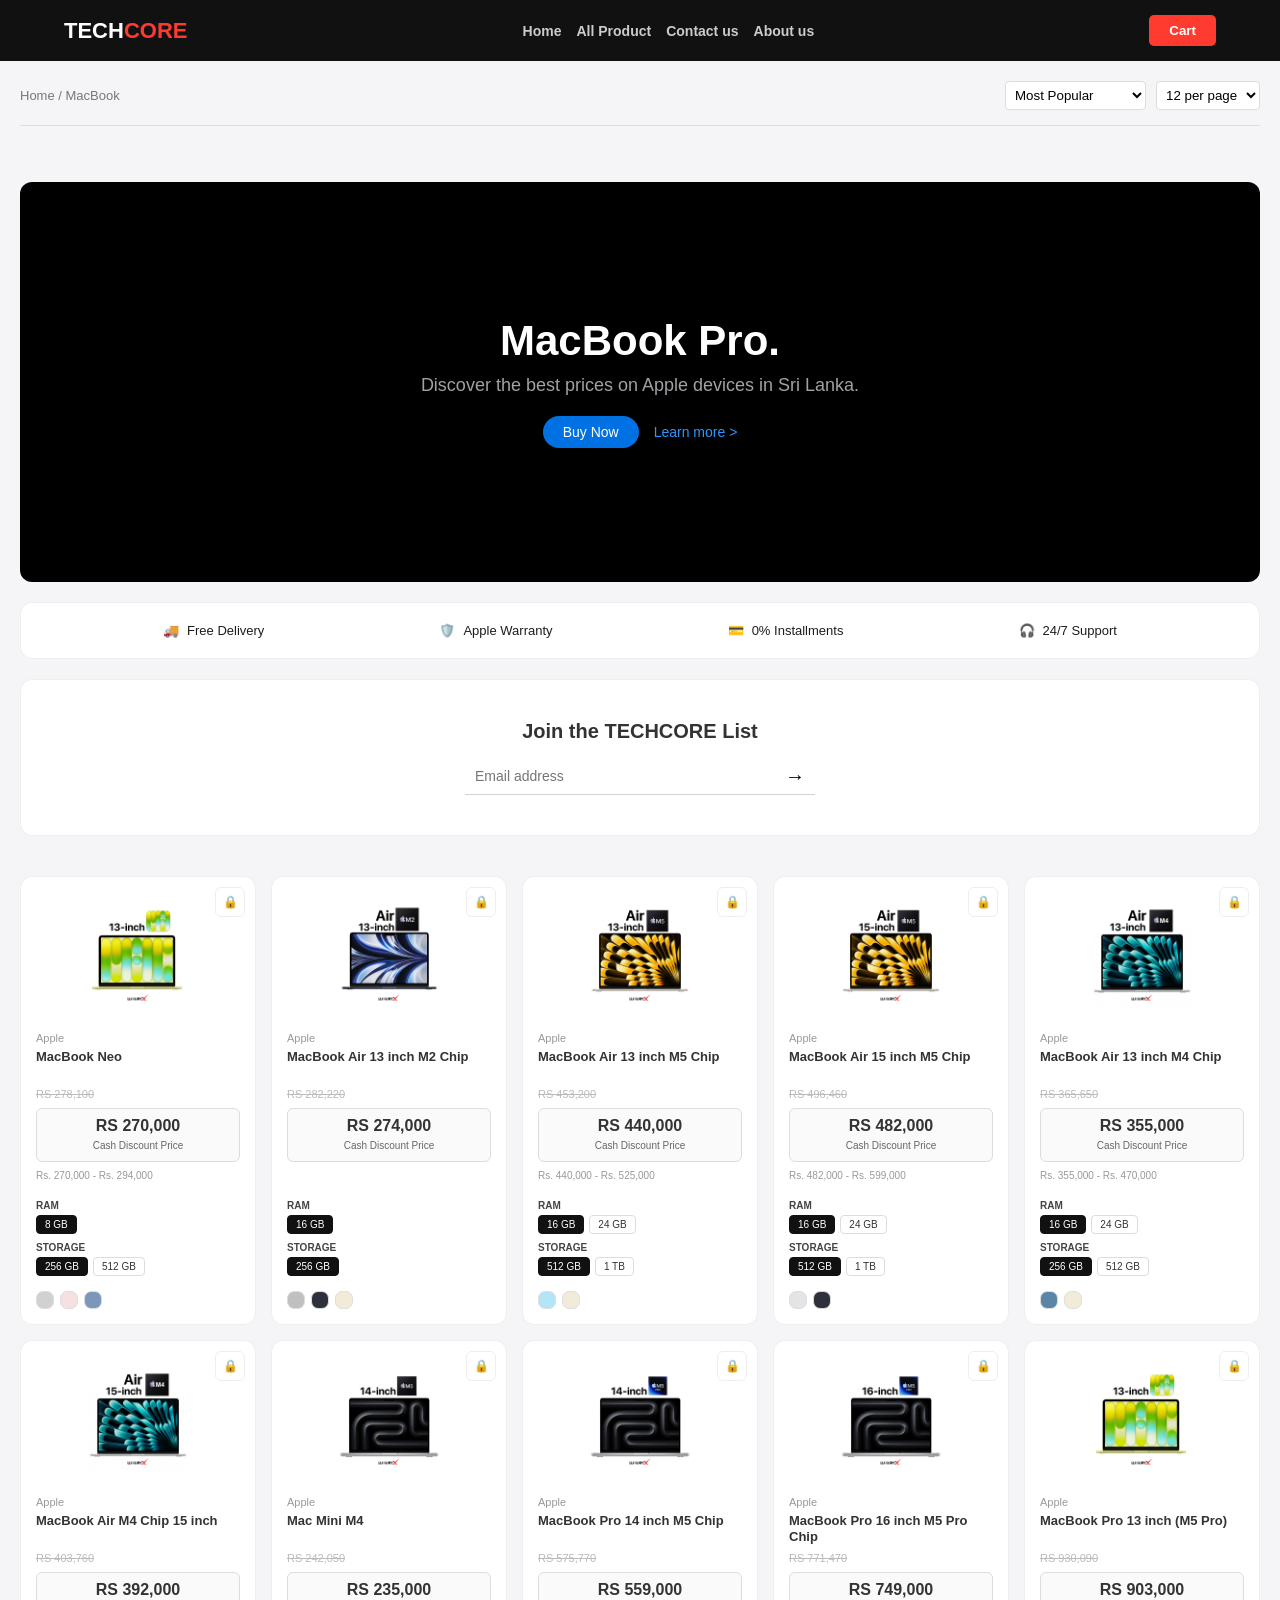
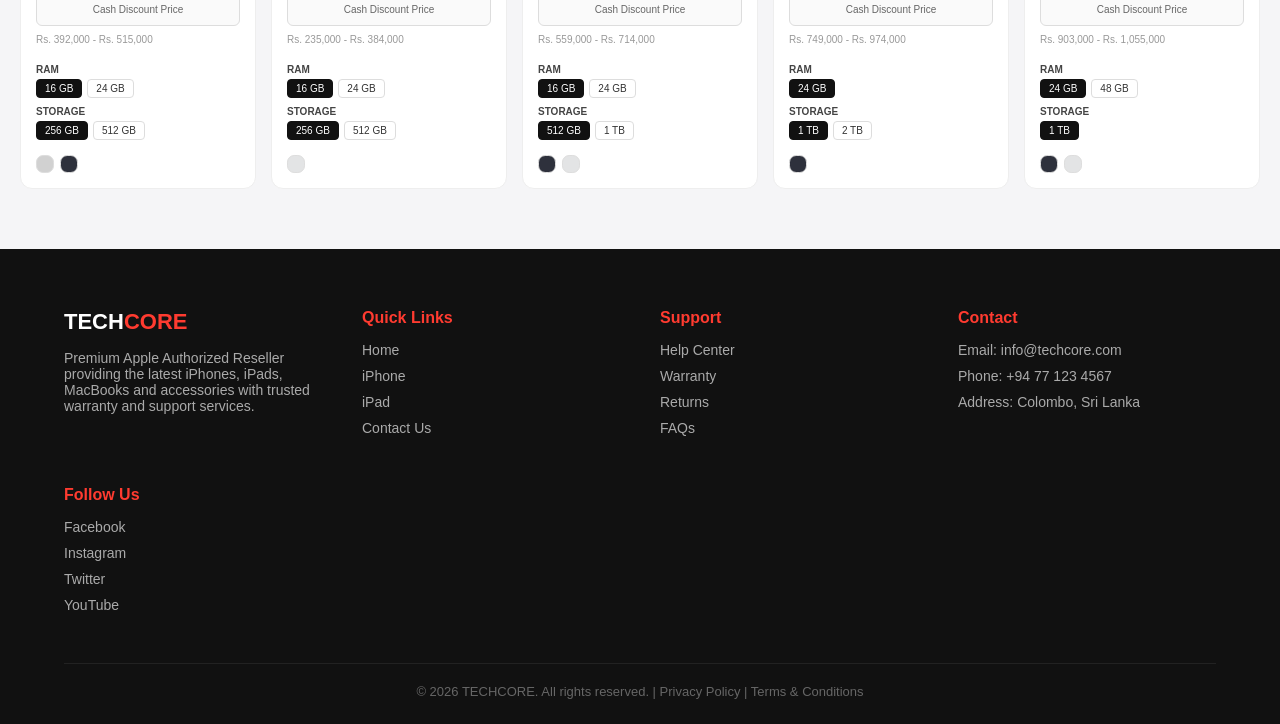
<file: index.html>
<!DOCTYPE html>
<html lang="en">
<head>
    <meta charset="UTF-8">
    <meta name="viewport" content="width=device-width, initial-scale=1.0">
    <title>TECHCORE | MacBook Collection</title>
    <link rel="stylesheet" href="./style/style.css">
</head>
<body>

<nav class="navbar">
    <div class="logo">TECH<span>CORE</span></div>
    <div class="nav-links">
        <a href="index.html"><b>Home</b></a>
        <a href="all-product.html"><b>All Product</b></a>
        <a href="contact.html"><b>Contact us</b></a>
        <a href="About.html"><b>About us</b></a>
    </div>
    <button class="cart-btn"><b>Cart</b></button>
</nav>

<main class="container">
    <header class="toolbar">
        <div class="breadcrumb">Home / MacBook</div>
        <div class="sort-options">
            <select><option>Most Popular</option><option>Price: Low to High</option><option>Price: High to Low</option></select>
            <select><option>12 per page</option><option>24 per page</option></select>
        </div>
    </header>

    <br><br>
    <section class="hero-mini">
        <div class="hero-text">
            <h1>MacBook Pro.</h1>
            <p>Discover the best prices on Apple devices in Sri Lanka.</p>
            <div class="hero-links">
                <a href="#" class="btn-sm">Buy Now</a>
                <a href="#" class="lnk-sm">Learn more ></a>
            </div>
        </div>
    </section>

    <section class="trust-bar">
        <div class="trust-item"><span>🚚</span> Free Delivery</div>
        <div class="trust-item"><span>🛡️</span> Apple Warranty</div>
        <div class="trust-item"><span>💳</span> 0% Installments</div>
        <div class="trust-item"><span>🎧</span> 24/7 Support</div>
    </section>

    <section class="news-slim">
        <h3>Join the TECHCORE List</h3>
        <form class="slim-form">
            <input type="email" placeholder="Email address" required>
            <button type="submit">→</button>
        </form>
    </section>

    <div class="product-grid">
        <div class="card">
            <div class="lock">🔒</div>
            <img src="images/mac1.jpg" class="p-img" alt="MacBook">
            <p class="brand">Apple</p>
            <h3 class="title">MacBook Neo</h3>
            <p class="old-price">RS 278,100</p>
            <div class="price-box"><b>RS 270,000</b><span>Cash Discount Price</span></div>
            <p class="range">Rs. 270,000 - Rs. 294,000</p>
            <p class="label">RAM</p><div class="tags"><span class="active">8 GB</span></div>
            <p class="label">STORAGE</p><div class="tags"><span class="active">256 GB</span><span>512 GB</span></div>
            <div class="colors"><div style="background:#d1d1d1"></div><div style="background:#f5e1e1"></div><div style="background:#7d97bb"></div></div>
        </div>

        <div class="card">
            <div class="lock">🔒</div>
            <img src="images/mac2.jpg" class="p-img" alt="MacBook">
            <p class="brand">Apple</p>
            <h3 class="title">MacBook Air 13 inch M2 Chip</h3>
            <p class="old-price">RS 282,220</p>
            <div class="price-box"><b>RS 274,000</b><span>Cash Discount Price</span></div>
            <p class="range">&nbsp;</p>
            <p class="label">RAM</p><div class="tags"><span class="active">16 GB</span></div>
            <p class="label">STORAGE</p><div class="tags"><span class="active">256 GB</span></div>
            <div class="colors"><div style="background:#c0c0c0"></div><div style="background:#2e313c"></div><div style="background:#f1ebd8"></div></div>
        </div>

        <div class="card">
            <div class="lock">🔒</div>
            <img src="images/mac3.jpg" class="p-img" alt="MacBook">
            <p class="brand">Apple</p>
            <h3 class="title">MacBook Air 13 inch M5 Chip</h3>
            <p class="old-price">RS 453,200</p>
            <div class="price-box"><b>RS 440,000</b><span>Cash Discount Price</span></div>
            <p class="range">Rs. 440,000 - Rs. 525,000</p>
            <p class="label">RAM</p><div class="tags"><span class="active">16 GB</span><span>24 GB</span></div>
            <p class="label">STORAGE</p><div class="tags"><span class="active">512 GB</span><span>1 TB</span></div>
            <div class="colors"><div style="background:#b2e5f5"></div><div style="background:#f1ebd8"></div></div>
        </div>

        <div class="card">
            <div class="lock">🔒</div>
            <img src="images/mac4.jpg" class="p-img" alt="MacBook">
            <p class="brand">Apple</p>
            <h3 class="title">MacBook Air 15 inch M5 Chip</h3>
            <p class="old-price">RS 496,460</p>
            <div class="price-box"><b>RS 482,000</b><span>Cash Discount Price</span></div>
            <p class="range">Rs. 482,000 - Rs. 599,000</p>
            <p class="label">RAM</p><div class="tags"><span class="active">16 GB</span><span>24 GB</span></div>
            <p class="label">STORAGE</p><div class="tags"><span class="active">512 GB</span><span>1 TB</span></div>
            <div class="colors"><div style="background:#e3e4e5"></div><div style="background:#2e313c"></div></div>
        </div>

        <div class="card">
            <div class="lock">🔒</div>
            <img src="images/mac5.jpg" class="p-img" alt="MacBook">
            <p class="brand">Apple</p>
            <h3 class="title">MacBook Air 13 inch M4 Chip</h3>
            <p class="old-price">RS 365,650</p>
            <div class="price-box"><b>RS 355,000</b><span>Cash Discount Price</span></div>
            <p class="range">Rs. 355,000 - Rs. 470,000</p>
            <p class="label">RAM</p><div class="tags"><span class="active">16 GB</span><span>24 GB</span></div>
            <p class="label">STORAGE</p><div class="tags"><span class="active">256 GB</span><span>512 GB</span></div>
            <div class="colors"><div style="background:#5b85a6"></div><div style="background:#f1ebd8"></div></div>
        </div>

        <div class="card">
            <div class="lock">🔒</div>
            <img src="images/mac6.jpg" class="p-img" alt="MacBook">
            <p class="brand">Apple</p>
            <h3 class="title">MacBook Air M4 Chip 15 inch</h3>
            <p class="old-price">RS 403,760</p>
            <div class="price-box"><b>RS 392,000</b><span>Cash Discount Price</span></div>
            <p class="range">Rs. 392,000 - Rs. 515,000</p>
            <p class="label">RAM</p><div class="tags"><span class="active">16 GB</span><span>24 GB</span></div>
            <p class="label">STORAGE</p><div class="tags"><span class="active">256 GB</span><span>512 GB</span></div>
            <div class="colors"><div style="background:#d1d1d1"></div><div style="background:#2e313c"></div></div>
        </div>

        <div class="card">
            <div class="lock">🔒</div>
            <img src="images/mac7.jpg" class="p-img" alt="MacBook">
            <p class="brand">Apple</p>
            <h3 class="title">Mac Mini M4</h3>
            <p class="old-price">RS 242,050</p>
            <div class="price-box"><b>RS 235,000</b><span>Cash Discount Price</span></div>
            <p class="range">Rs. 235,000 - Rs. 384,000</p>
            <p class="label">RAM</p><div class="tags"><span class="active">16 GB</span><span>24 GB</span></div>
            <p class="label">STORAGE</p><div class="tags"><span class="active">256 GB</span><span>512 GB</span></div>
            <div class="colors"><div style="background:#e3e4e5"></div></div>
        </div>

        <div class="card">
            <div class="lock">🔒</div>
            <img src="images/mac8.jpg" class="p-img" alt="MacBook">
            <p class="brand">Apple</p>
            <h3 class="title">MacBook Pro 14 inch M5 Chip</h3>
            <p class="old-price">RS 575,770</p>
            <div class="price-box"><b>RS 559,000</b><span>Cash Discount Price</span></div>
            <p class="range">Rs. 559,000 - Rs. 714,000</p>
            <p class="label">RAM</p><div class="tags"><span class="active">16 GB</span><span>24 GB</span></div>
            <p class="label">STORAGE</p><div class="tags"><span class="active">512 GB</span><span>1 TB</span></div>
            <div class="colors"><div style="background:#2e313c"></div><div style="background:#e3e4e5"></div></div>
        </div>

        <div class="card">
            <div class="lock">🔒</div>
            <img src="images/mac9.jpg" class="p-img" alt="MacBook">
            <p class="brand">Apple</p>
            <h3 class="title">MacBook Pro 16 inch M5 Pro Chip</h3>
            <p class="old-price">RS 771,470</p>
            <div class="price-box"><b>RS 749,000</b><span>Cash Discount Price</span></div>
            <p class="range">Rs. 749,000 - Rs. 974,000</p>
            <p class="label">RAM</p><div class="tags"><span class="active">24 GB</span></div>
            <p class="label">STORAGE</p><div class="tags"><span class="active">1 TB</span><span>2 TB</span></div>
            <div class="colors"><div style="background:#2e313c"></div></div>
        </div>

        <div class="card">
            <div class="lock">🔒</div>
            <img src="images/mac1.jpg" class="p-img" alt="MacBook">
            <p class="brand">Apple</p>
            <h3 class="title">MacBook Pro 13 inch (M5 Pro)</h3>
            <p class="old-price">RS 930,090</p>
            <div class="price-box"><b>RS 903,000</b><span>Cash Discount Price</span></div>
            <p class="range">Rs. 903,000 - Rs. 1,055,000</p>
            <p class="label">RAM</p><div class="tags"><span class="active">24 GB</span><span>48 GB</span></div>
            <p class="label">STORAGE</p><div class="tags"><span class="active">1 TB</span></div>
            <div class="colors"><div style="background:#2e313c"></div><div style="background:#e3e4e5"></div></div>
        </div>
    </div>
</main>

<footer class="footer">
    <div class="f-content">

        <div class="f-col">
            <h3>TECH<span>CORE</span></h3>
            <p>Premium Apple Authorized Reseller providing the latest iPhones, iPads, MacBooks and accessories with trusted warranty and support services.</p>
        </div>

        <div class="f-col">
            <h4>Quick Links</h4>
            <a href="#">Home</a>
            <a href="#">iPhone</a>
            <a href="#">iPad</a>
            <a href="#">Contact Us</a>
        </div>

        <div class="f-col">
            <h4>Support</h4>
            <a href="#">Help Center</a>
            <a href="#">Warranty</a>
            <a href="#">Returns</a>
            <a href="#">FAQs</a>
        </div>

        <div class="f-col">
            <h4>Contact</h4>
            <p>Email: info@techcore.com</p>
            <p>Phone: +94 77 123 4567</p>
            <p>Address: Colombo, Sri Lanka</p>
        </div>

        <div class="f-col">
            <h4>Follow Us</h4>
            <div class="social-links">
                <a href="#">Facebook</a>
                <a href="#">Instagram</a>
                <a href="#">Twitter</a>
                <a href="#">YouTube</a>
            </div>
        </div>

    </div>

    <div class="f-bottom">
        &copy; 2026 TECHCORE. All rights reserved. | Privacy Policy | Terms & Conditions
    </div>
</footer>

</body>
</html>
</file>
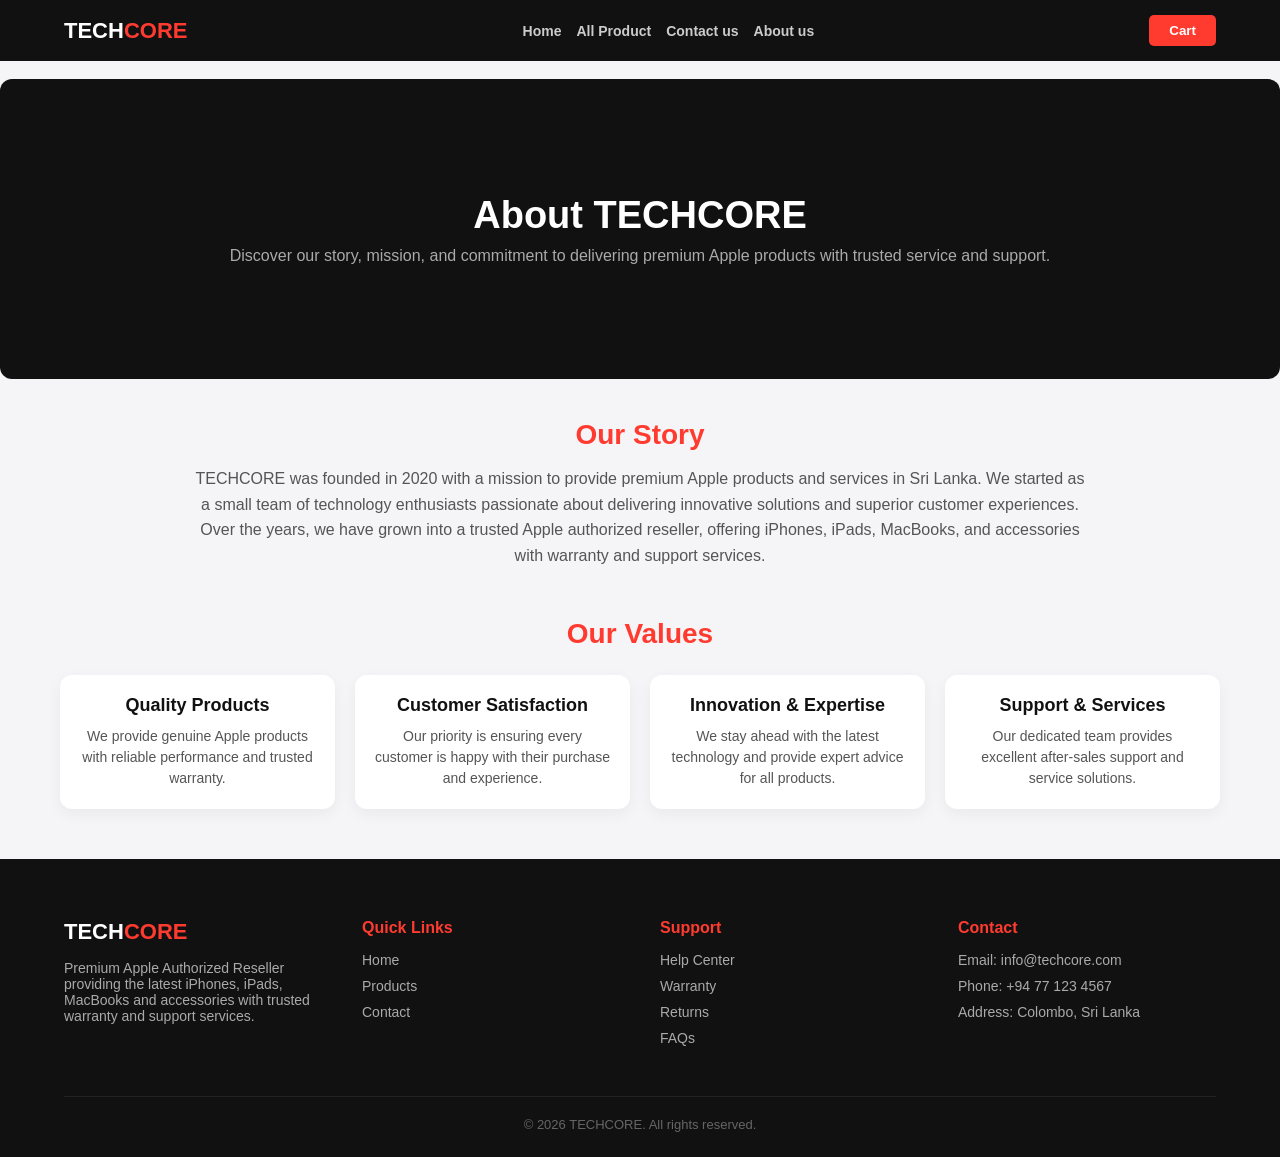
<file: About.html>
<!DOCTYPE html>
<html lang="en">
<head>
<meta charset="UTF-8">
<meta name="viewport" content="width=device-width, initial-scale=1.0">
<title>TECHCORE | About Us</title>
<link rel="stylesheet" href="./style/styleAbout.css">
</head>
<body>

<!-- NAVBAR -->
<nav class="navbar">
    <div class="logo">TECH<span>CORE</span></div>

    <div class="nav-links">
        <a href="index.html"><b>Home</b></a>
        <a href="all-product.html"><b>All Product</b></a>
        <a href="contact.html"><b>Contact us</b></a>
        <a href="About.html"><b>About us</b></a>
    </div>

    <button class="cart-btn"><b>Cart</b></button>
</nav>
<br>
<!-- HERO SECTION -->
<section class="hero-mini">
    <div class="hero-text">
        <h1>About TECHCORE</h1>
        <p>Discover our story, mission, and commitment to delivering premium Apple products with trusted service and support.</p>
    </div>
</section>

<!-- COMPANY STORY -->
<main class="container">
    <section class="story-section">
        <h2>Our Story</h2>
        <p>TECHCORE was founded in 2020 with a mission to provide premium Apple products and services in Sri Lanka. 
        We started as a small team of technology enthusiasts passionate about delivering innovative solutions 
        and superior customer experiences. Over the years, we have grown into a trusted Apple authorized reseller, 
        offering iPhones, iPads, MacBooks, and accessories with warranty and support services.</p>
    </section>

    <section class="values-section">
        <h2>Our Values</h2>
        <div class="values-grid">
            <div class="value-card">
                <h3>Quality Products</h3>
                <p>We provide genuine Apple products with reliable performance and trusted warranty.</p>
            </div>
            <div class="value-card">
                <h3>Customer Satisfaction</h3>
                <p>Our priority is ensuring every customer is happy with their purchase and experience.</p>
            </div>
            <div class="value-card">
                <h3>Innovation & Expertise</h3>
                <p>We stay ahead with the latest technology and provide expert advice for all products.</p>
            </div>
            <div class="value-card">
                <h3>Support & Services</h3>
                <p>Our dedicated team provides excellent after-sales support and service solutions.</p>
            </div>
        </div>
    </section>
</main>

<!-- FOOTER -->
<footer class="footer">

<div class="f-content">

<div class="f-col">
<h3>TECH<span>CORE</span></h3>
<p>Premium Apple Authorized Reseller providing the latest iPhones, iPads, MacBooks and accessories with trusted warranty and support services.</p>
</div>

<div class="f-col">
<h4>Quick Links</h4>
<a href="index.html">Home</a>
<a href="all-product.html">Products</a>
<a href="contact.html">Contact</a>
</div>

<div class="f-col">
<h4>Support</h4>
<a href="#">Help Center</a>
<a href="#">Warranty</a>
<a href="#">Returns</a>
<a href="#">FAQs</a>
</div>

<div class="f-col">
<h4>Contact</h4>
<p>Email: info@techcore.com</p>
<p>Phone: +94 77 123 4567</p>
<p>Address: Colombo, Sri Lanka</p>
</div>

</div>

<div class="f-bottom">
© 2026 TECHCORE. All rights reserved.
</div>

</footer>

</body>
</html>
</file>
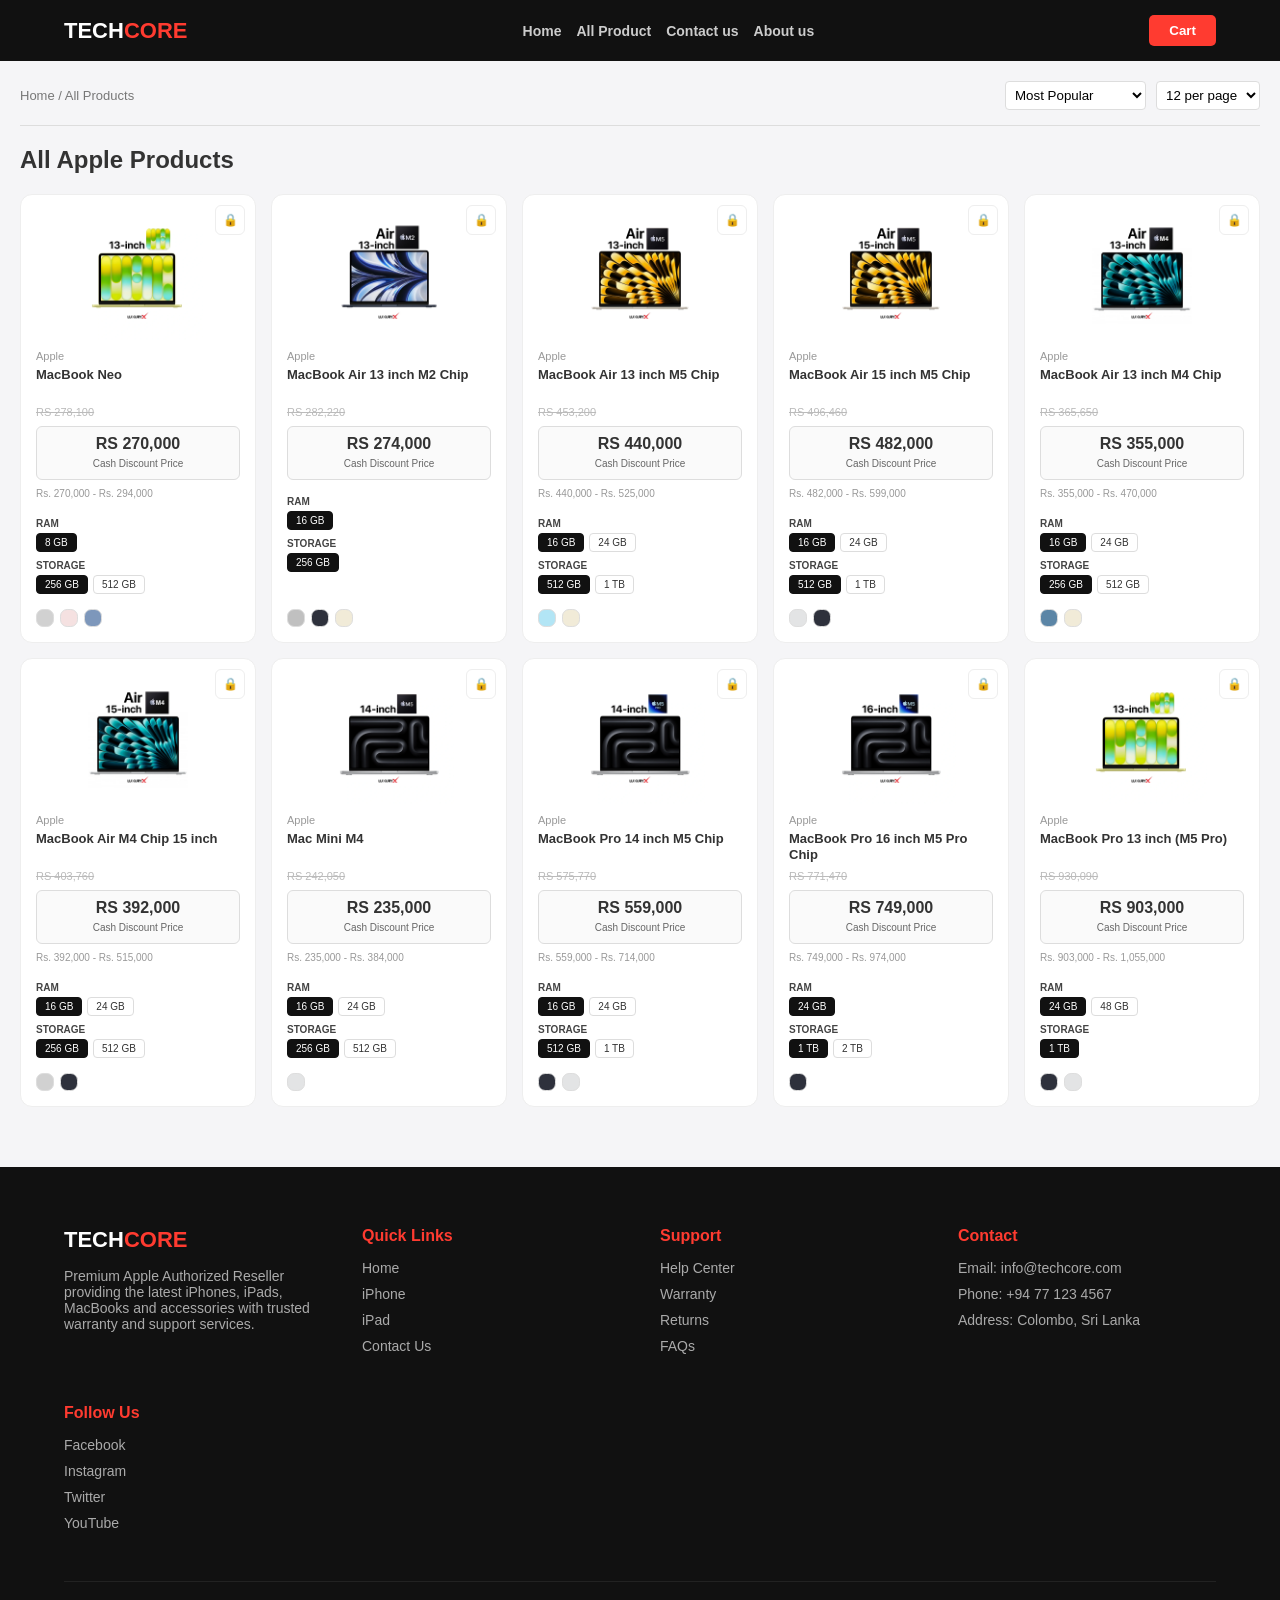
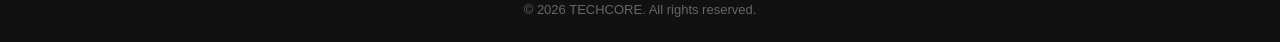
<file: all-product.html>
<!DOCTYPE html>

<html lang="en">
<head>
<meta charset="UTF-8">
<meta name="viewport" content="width=device-width, initial-scale=1.0">
<title>TECHCORE | All Products</title>
<link rel="stylesheet" href="./style/style.css">
</head>

<body>

<!-- NAVBAR -->

<nav class="navbar">
<div class="logo">TECH<span>CORE</span></div>

<div class="nav-links">
<a href="index.html"><b>Home</b></a>
<a href="all-product.html"><b>All Product</b></a>
<a href="contact.html"><b>Contact us</b></a>
<a href="About.html"><b>About us</b></a>
</div>

<button class="cart-btn"><b>Cart</b></button>

</nav>

<main class="container">

<!-- PAGE HEADER -->

<header class="toolbar">
<div class="breadcrumb">
Home / All Products
</div>

<div class="sort-options">
<select>
<option>Most Popular</option>
<option>Newest</option>
<option>Price: Low to High</option>
<option>Price: High to Low</option>
</select>

<select>
<option>12 per page</option>
<option>24 per page</option>
<option>48 per page</option>
</select>
</div>
</header>

<h2 style="margin-bottom:20px;">All Apple Products</h2>

<!-- PRODUCT GRID -->

<div class="product-grid">

<div class="card">
<div class="lock">🔒</div>
<img src="images/mac1.jpg" class="p-img">
<p class="brand">Apple</p>
<h3 class="title">MacBook Neo</h3>
<p class="old-price">RS 278,100</p>
<div class="price-box"><b>RS 270,000</b><span>Cash Discount Price</span></div>
<p class="range">Rs. 270,000 - Rs. 294,000</p>
<p class="label">RAM</p>
<div class="tags"><span class="active">8 GB</span></div>
<p class="label">STORAGE</p>
<div class="tags"><span class="active">256 GB</span><span>512 GB</span></div>
<div class="colors">
<div style="background:#d1d1d1"></div>
<div style="background:#f5e1e1"></div>
<div style="background:#7d97bb"></div>
</div>
</div>

<div class="card">
<div class="lock">🔒</div>
<img src="images/mac2.jpg" class="p-img">
<p class="brand">Apple</p>
<h3 class="title">MacBook Air 13 inch M2 Chip</h3>
<p class="old-price">RS 282,220</p>
<div class="price-box"><b>RS 274,000</b><span>Cash Discount Price</span></div>
<p class="label">RAM</p>
<div class="tags"><span class="active">16 GB</span></div>
<p class="label">STORAGE</p>
<div class="tags"><span class="active">256 GB</span></div>
<div class="colors">
<div style="background:#c0c0c0"></div>
<div style="background:#2e313c"></div>
<div style="background:#f1ebd8"></div>
</div>
</div>

<div class="card">
<div class="lock">🔒</div>
<img src="images/mac3.jpg" class="p-img">
<p class="brand">Apple</p>
<h3 class="title">MacBook Air 13 inch M5 Chip</h3>
<p class="old-price">RS 453,200</p>
<div class="price-box"><b>RS 440,000</b><span>Cash Discount Price</span></div>
<p class="range">Rs. 440,000 - Rs. 525,000</p>
<p class="label">RAM</p>
<div class="tags"><span class="active">16 GB</span><span>24 GB</span></div>
<p class="label">STORAGE</p>
<div class="tags"><span class="active">512 GB</span><span>1 TB</span></div>
<div class="colors">
<div style="background:#b2e5f5"></div>
<div style="background:#f1ebd8"></div>
</div>
</div>

<div class="card">
<div class="lock">🔒</div>
<img src="images/mac4.jpg" class="p-img">
<p class="brand">Apple</p>
<h3 class="title">MacBook Air 15 inch M5 Chip</h3>
<p class="old-price">RS 496,460</p>
<div class="price-box"><b>RS 482,000</b><span>Cash Discount Price</span></div>
<p class="range">Rs. 482,000 - Rs. 599,000</p>
<p class="label">RAM</p>
<div class="tags"><span class="active">16 GB</span><span>24 GB</span></div>
<p class="label">STORAGE</p>
<div class="tags"><span class="active">512 GB</span><span>1 TB</span></div>
<div class="colors">
<div style="background:#e3e4e5"></div>
<div style="background:#2e313c"></div>
</div>
</div>

<div class="card">
<div class="lock">🔒</div>
<img src="images/mac5.jpg" class="p-img">
<p class="brand">Apple</p>
<h3 class="title">MacBook Air 13 inch M4 Chip</h3>
<p class="old-price">RS 365,650</p>
<div class="price-box"><b>RS 355,000</b><span>Cash Discount Price</span></div>
<p class="range">Rs. 355,000 - Rs. 470,000</p>
<p class="label">RAM</p>
<div class="tags"><span class="active">16 GB</span><span>24 GB</span></div>
<p class="label">STORAGE</p>
<div class="tags"><span class="active">256 GB</span><span>512 GB</span></div>
<div class="colors">
<div style="background:#5b85a6"></div>
<div style="background:#f1ebd8"></div>
</div>
</div>

<div class="card">
<div class="lock">🔒</div>
<img src="images/mac6.jpg" class="p-img">
<p class="brand">Apple</p>
<h3 class="title">MacBook Air M4 Chip 15 inch</h3>
<p class="old-price">RS 403,760</p>
<div class="price-box"><b>RS 392,000</b><span>Cash Discount Price</span></div>
<p class="range">Rs. 392,000 - Rs. 515,000</p>
<p class="label">RAM</p>
<div class="tags"><span class="active">16 GB</span><span>24 GB</span></div>
<p class="label">STORAGE</p>
<div class="tags"><span class="active">256 GB</span><span>512 GB</span></div>
<div class="colors">
<div style="background:#d1d1d1"></div>
<div style="background:#2e313c"></div>
</div>
</div>

<div class="card">
<div class="lock">🔒</div>
<img src="images/mac7.jpg" class="p-img">
<p class="brand">Apple</p>
<h3 class="title">Mac Mini M4</h3>
<p class="old-price">RS 242,050</p>
<div class="price-box"><b>RS 235,000</b><span>Cash Discount Price</span></div>
<p class="range">Rs. 235,000 - Rs. 384,000</p>
<p class="label">RAM</p>
<div class="tags"><span class="active">16 GB</span><span>24 GB</span></div>
<p class="label">STORAGE</p>
<div class="tags"><span class="active">256 GB</span><span>512 GB</span></div>
<div class="colors">
<div style="background:#e3e4e5"></div>
</div>
</div>

<div class="card">
<div class="lock">🔒</div>
<img src="images/mac8.jpg" class="p-img">
<p class="brand">Apple</p>
<h3 class="title">MacBook Pro 14 inch M5 Chip</h3>
<p class="old-price">RS 575,770</p>
<div class="price-box"><b>RS 559,000</b><span>Cash Discount Price</span></div>
<p class="range">Rs. 559,000 - Rs. 714,000</p>
<p class="label">RAM</p>
<div class="tags"><span class="active">16 GB</span><span>24 GB</span></div>
<p class="label">STORAGE</p>
<div class="tags"><span class="active">512 GB</span><span>1 TB</span></div>
<div class="colors">
<div style="background:#2e313c"></div>
<div style="background:#e3e4e5"></div>
</div>
</div>

<div class="card">
<div class="lock">🔒</div>
<img src="images/mac9.jpg" class="p-img">
<p class="brand">Apple</p>
<h3 class="title">MacBook Pro 16 inch M5 Pro Chip</h3>
<p class="old-price">RS 771,470</p>
<div class="price-box"><b>RS 749,000</b><span>Cash Discount Price</span></div>
<p class="range">Rs. 749,000 - Rs. 974,000</p>
<p class="label">RAM</p>
<div class="tags"><span class="active">24 GB</span></div>
<p class="label">STORAGE</p>
<div class="tags"><span class="active">1 TB</span><span>2 TB</span></div>
<div class="colors">
<div style="background:#2e313c"></div>
</div>
</div>

<div class="card">
<div class="lock">🔒</div>
<img src="images/mac1.jpg" class="p-img">
<p class="brand">Apple</p>
<h3 class="title">MacBook Pro 13 inch (M5 Pro)</h3>
<p class="old-price">RS 930,090</p>
<div class="price-box"><b>RS 903,000</b><span>Cash Discount Price</span></div>
<p class="range">Rs. 903,000 - Rs. 1,055,000</p>
<p class="label">RAM</p>
<div class="tags"><span class="active">24 GB</span><span>48 GB</span></div>
<p class="label">STORAGE</p>
<div class="tags"><span class="active">1 TB</span></div>
<div class="colors">
<div style="background:#2e313c"></div>
<div style="background:#e3e4e5"></div>
</div>
</div>

</div>
</main>

<!-- FOOTER -->

<footer class="footer">

<div class="f-content">

<div class="f-col">
<h3>TECH<span>CORE</span></h3>
<p>Premium Apple Authorized Reseller providing the latest iPhones, iPads, MacBooks and accessories with trusted warranty and support services.</p>
</div>

<div class="f-col">
<h4>Quick Links</h4>
<a href="#">Home</a>
<a href="#">iPhone</a>
<a href="#">iPad</a>
<a href="#">Contact Us</a>
</div>

<div class="f-col">
<h4>Support</h4>
<a href="#">Help Center</a>
<a href="#">Warranty</a>
<a href="#">Returns</a>
<a href="#">FAQs</a>
</div>

<div class="f-col">
<h4>Contact</h4>
<p>Email: info@techcore.com</p>
<p>Phone: +94 77 123 4567</p>
<p>Address: Colombo, Sri Lanka</p>
</div>

<div class="f-col">
<h4>Follow Us</h4>
<div class="social-links">
<a href="#">Facebook</a>
<a href="#">Instagram</a>
<a href="#">Twitter</a>
<a href="#">YouTube</a>
</div>
</div>

</div>

<div class="f-bottom">
© 2026 TECHCORE. All rights reserved.
</div>

</footer>

</body>
</html>
</file>
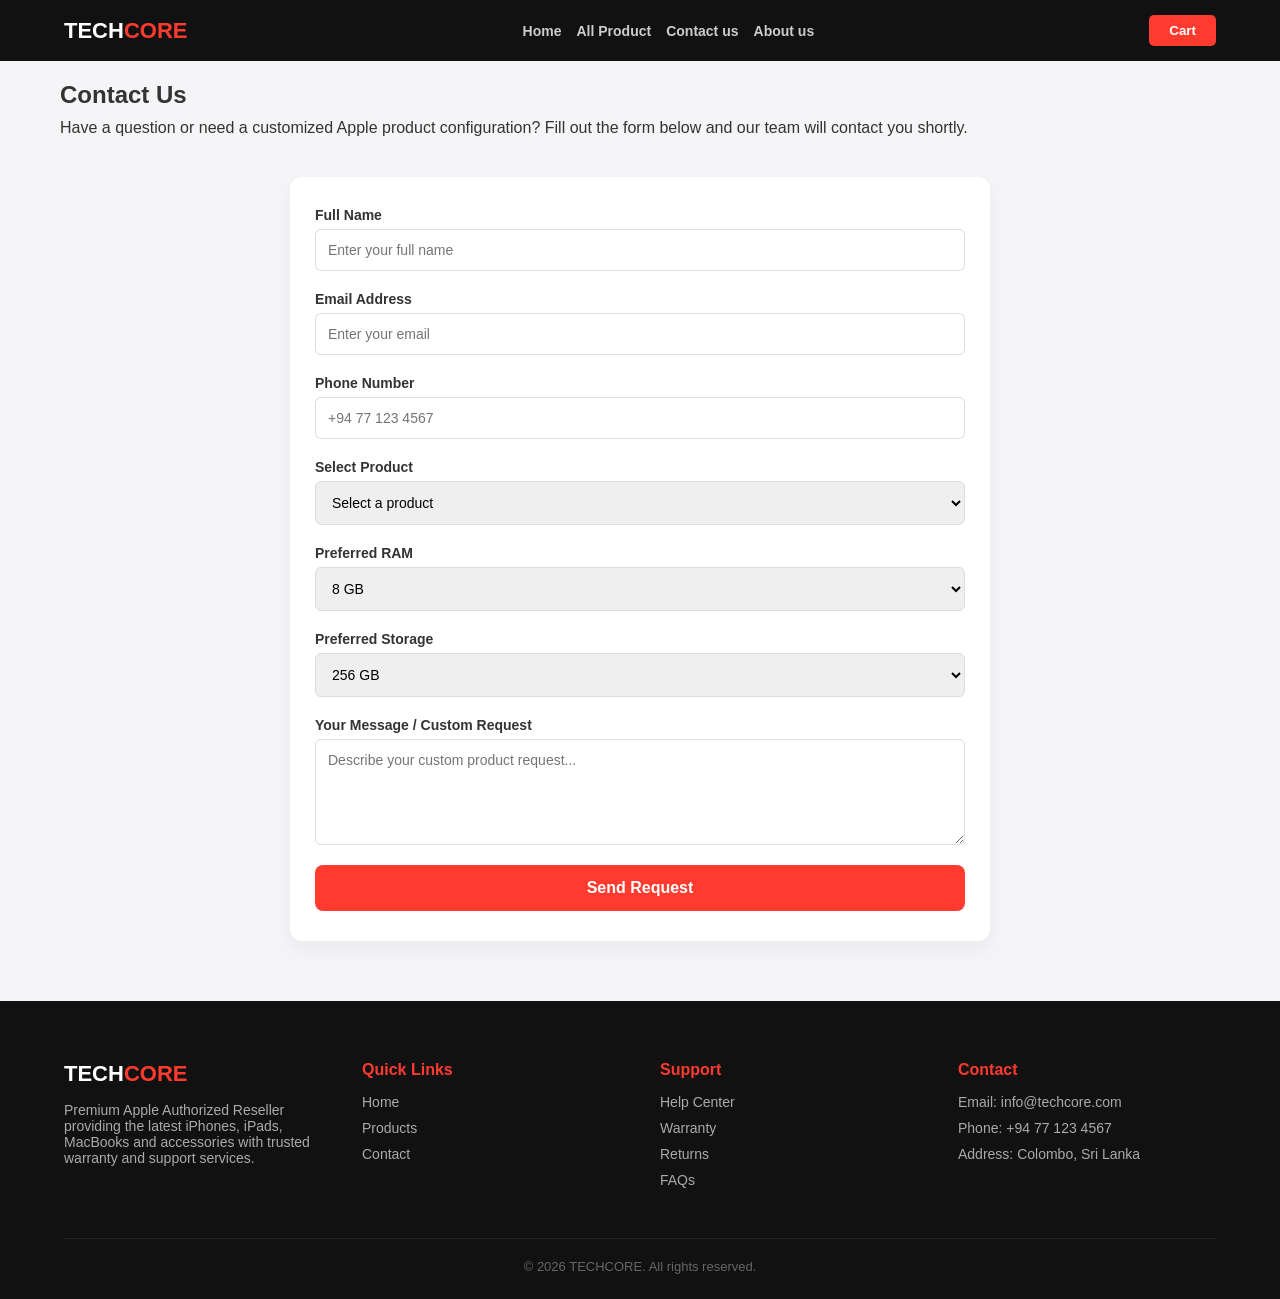
<file: contact.html>
<!DOCTYPE html>

<html lang="en">
<head>
<meta charset="UTF-8">
<meta name="viewport" content="width=device-width, initial-scale=1.0">
<title>TECHCORE | Contact Us</title>
<link rel="stylesheet" href="./style/styleContact.css">
</head>

<body>

<!-- NAVBAR -->

<nav class="navbar">
<div class="logo">TECH<span>CORE</span></div>

<div class="nav-links">
<a href="index.html"><b>Home</b></a>
<a href="all-product.html"><b>All Product</b></a>
<a href="contact.html"><b>Contact us</b></a>
<a href="About.html"><b>About us</b></a>
</div>

<button class="cart-btn"><b>Cart</b></button>

</nav>

<main class="container">

<h2 style="margin-bottom:10px;">Contact Us</h2>
<p style="margin-bottom:30px;">
Have a question or need a customized Apple product configuration?  
Fill out the form below and our team will contact you shortly.
</p>

<!-- CONTACT FORM -->

<div class="contact-box">

<form class="contact-form">

<div class="form-group">
<label>Full Name</label>
<input type="text" placeholder="Enter your full name" required>
</div>

<div class="form-group">
<label>Email Address</label>
<input type="email" placeholder="Enter your email" required>
</div>

<div class="form-group">
<label>Phone Number</label>
<input type="tel" placeholder="+94 77 123 4567">
</div>

<div class="form-group">
<label>Select Product</label>
<select required>
<option value="">Select a product</option>
<option>MacBook Air</option>
<option>MacBook Pro</option>
<option>Mac Mini</option>
<option>iMac</option>
<option>Custom Request</option>
</select>
</div>

<div class="form-group">
<label>Preferred RAM</label>
<select>
<option>8 GB</option>
<option>16 GB</option>
<option>24 GB</option>
<option>32 GB</option>
<option>48 GB</option>
</select>
</div>

<div class="form-group">
<label>Preferred Storage</label>
<select>
<option>256 GB</option>
<option>512 GB</option>
<option>1 TB</option>
<option>2 TB</option>
</select>
</div>

<div class="form-group">
<label>Your Message / Custom Request</label>
<textarea rows="5" placeholder="Describe your custom product request..."></textarea>
</div>

<button type="submit" class="submit-btn">Send Request</button>

</form>

</div>

</main>

<!-- FOOTER -->

<footer class="footer">

<div class="f-content">

<div class="f-col">
<h3>TECH<span>CORE</span></h3>
<p>Premium Apple Authorized Reseller providing the latest iPhones, iPads, MacBooks and accessories with trusted warranty and support services.</p>
</div>

<div class="f-col">
<h4>Quick Links</h4>
<a href="index.html">Home</a>
<a href="all-product.html">Products</a>
<a href="contact.html">Contact</a>
</div>

<div class="f-col">
<h4>Support</h4>
<a href="#">Help Center</a>
<a href="#">Warranty</a>
<a href="#">Returns</a>
<a href="#">FAQs</a>
</div>

<div class="f-col">
<h4>Contact</h4>
<p>Email: info@techcore.com</p>
<p>Phone: +94 77 123 4567</p>
<p>Address: Colombo, Sri Lanka</p>
</div>

</div>

<div class="f-bottom">
© 2026 TECHCORE. All rights reserved.
</div>

</footer>

</body>
</html>
</file>
<file: style/style.css>
* { margin: 0; padding: 0; box-sizing: border-box; font-family: 'Segoe UI', Tahoma, Geneva, Verdana, sans-serif; }

/* UPDATED: Background color for the whole page */
body { background: #f5f5f7; color: #333; }

/* Navbar */
.navbar { display: flex; justify-content: space-between; align-items: center; background: #111; color: #fff; padding: 15px 5%; position: sticky; top: 0; z-index: 100; flex-wrap: wrap; gap: 15px;}
.logo { font-weight: 800; font-size: 22px; }
.logo span { color: #ff3b30; }
.nav-links { display: flex; flex-wrap: wrap; gap: 15px; }
.nav-links a { color: #ccc; text-decoration: none; font-size: 14px; }
.nav-links a:hover { color: #fff; }
.cart-btn { background: #ff3b30; color: #fff; border: none; padding: 8px 20px; border-radius: 5px; font-weight: 600; cursor: pointer; }

/* Main Container */
.container { max-width: 1400px; margin: 20px auto; padding: 0 20px; }
.toolbar { display: flex; justify-content: space-between; align-items: center; flex-wrap: wrap; gap: 15px; border-bottom: 1px solid #ddd; padding-bottom: 15px; margin-bottom: 20px; font-size: 13px; color: #777; }
.sort-options { display: flex; gap: 10px; }
.sort-options select { padding: 5px; border: 1px solid #ddd; border-radius: 4px; background: #fff; }

/* Grid & Cards */
.product-grid { display: grid; grid-template-columns: repeat(5, 1fr); gap: 15px; }

/* UPDATED: Card background to white to pop against the gray body */
.card { background: #fff; border: 1px solid #eee; padding: 15px; border-radius: 12px; position: relative; display: flex; flex-direction: column; transition: transform 0.2s; }
.card:hover { transform: translateY(-5px); box-shadow: 0 10px 20px rgba(0,0,0,0.05); }

.lock { position: absolute; top: 10px; right: 10px; border: 1px solid #eee; width: 30px; height: 30px; display: flex; align-items: center; justify-content: center; border-radius: 6px; font-size: 12px; background: #fff; }
.p-img { width: 100%; height: 130px; object-fit: contain; margin-bottom: 10px; }
.brand { font-size: 11px; color: #999; }
.title { font-size: 13px; margin: 5px 0; min-height: 34px; line-height: 1.2; font-weight: 600; }
.old-price { font-size: 11px; color: #bbb; text-decoration: line-through; }
.price-box { border: 1px solid #ddd; text-align: center; padding: 8px; border-radius: 6px; margin: 8px 0; background: #fafafa; }
.price-box b { display: block; font-size: 16px; }
.price-box span { font-size: 10px; color: #666; }
.range { font-size: 10px; color: #999; margin-bottom: 10px; min-height: 12px; }

/* Specs & Tags */
.label { font-size: 10px; font-weight: 700; color: #444; margin: 8px 0 4px; text-transform: uppercase; }
.tags { display: flex; gap: 5px; flex-wrap: wrap; }
.tags span { font-size: 10px; padding: 3px 8px; border: 1px solid #ddd; border-radius: 4px; background: #fff; }
.tags span.active { background: #111; color: #fff; border-color: #111; }

/* Colors */
.colors { display: flex; gap: 6px; margin-top: auto; padding-top: 15px; }
.colors div { width: 18px; height: 18px; border-radius: 40%; border: 1px solid #ddd; cursor: pointer; }

/* footer */

.footer {
    background: #111;
    color: #fff;
    padding: 60px 5% 25px;
    margin-top: 60px;
    font-family: Arial, sans-serif;
}

.f-content {
    display: flex;
    justify-content: space-between;
    flex-wrap: wrap;
    gap: 40px;
}

.f-col {
    flex: 1;
    min-width: 220px;
}

.f-col h3 {
    font-size: 22px;
    margin-bottom: 15px;
}

.f-col h3 span {
    color: #ff3b30;
}

.f-col h4 {
    font-size: 16px;
    margin-bottom: 15px;
    color: #ff3b30;
}

.f-col p,
.f-col a {
    display: block;
    color: #aaa;
    text-decoration: none;
    font-size: 14px;
    margin-bottom: 10px;
    transition: 0.3s;
}

.f-col a:hover {
    color: #fff;
    padding-left: 5px;
}

.social-links a {
    display: block;
    margin-bottom: 10px;
}

.social-links a:hover {
    color: #ff3b30;
}

.f-bottom {
    text-align: center;
    border-top: 1px solid #222;
    margin-top: 40px;
    padding-top: 20px;
    font-size: 13px;
    color: #666;
}

/* Mobile Fix */
@media (max-width: 768px) {
    .f-content {
        flex-direction: column;
        gap: 25px;
        align-items: flex-start;
        text-align: left;
    }

    .f-col {
        min-width: 100%;
        text-align: left;
    }

    .f-col h3,
    .f-col h4,
    .f-col p,
    .f-col a {
        text-align: left;
    }

    .f-bottom {
        text-align: left;
    }
}

/* --- MINI HERO --- */
.hero-mini { height: 400px; background: #000; display: flex; align-items: center; justify-content: center; color: #fff; text-align: center; padding: 0 20px; border-radius: 12px; margin-bottom: 20px;}
.hero-text h1 { font-size: 42px; font-weight: 600; }
.hero-text p { font-size: 18px; margin: 10px 0 20px; color: #a1a1a6; }
.hero-links { display: flex; gap: 15px; justify-content: center; align-items: center; }
.btn-sm { background: #0071e3; color: #fff; padding: 8px 20px; border-radius: 20px; text-decoration: none; font-size: 14px; }
.lnk-sm { color: #2997ff; text-decoration: none; font-size: 14px; }

/* --- COMPACT TRUST BAR --- */
.trust-bar { display: flex; justify-content: space-around; flex-wrap: wrap; padding: 20px 5%; background: #fff; border: 1px solid #eee; border-radius: 12px; margin-bottom: 20px; gap: 15px;}
.trust-item { font-size: 13px; font-weight: 500; color: #1d1d1f; display: flex; align-items: center; gap: 8px; }

/* --- SLIM NEWSLETTER --- */
.news-slim { padding: 40px 20px; text-align: center; background: #fff; border-radius: 12px; margin-bottom: 40px; border: 1px solid #eee; }
.news-slim h3 { font-size: 20px; margin-bottom: 15px; font-weight: 600; }
.slim-form { display: flex; max-width: 350px; margin: 0 auto; border-bottom: 1px solid #d2d2d2; }
.slim-form input { flex: 1; border: none; padding: 10px; outline: none; font-size: 14px; background: transparent; }
.slim-form button { background: none; border: none; font-size: 20px; cursor: pointer; padding: 0 10px; }

/* ================= RESPONSIVE MEDIA QUERIES ================= */

@media (max-width: 1200px) {
    .product-grid { grid-template-columns: repeat(4, 1fr); }
}

@media (max-width: 992px) {
    .product-grid { grid-template-columns: repeat(3, 1fr); }
    .hero-text h1 { font-size: 36px; }
}

@media (max-width: 768px) {
    .product-grid { grid-template-columns: repeat(2, 1fr); }
    .navbar { flex-direction: column; text-align: center; }
    .nav-links { justify-content: center; }
    .toolbar { flex-direction: column; justify-content: center; text-align: center; }
    .hero-mini { height: 350px; }
    .hero-text h1 { font-size: 30px; }
    .f-content { flex-direction: column; text-align: center; }
}

@media (max-width: 576px) {
    .product-grid { grid-template-columns: 1fr; }
    .sort-options { flex-direction: column; width: 100%; }
    .sort-options select { width: 100%; margin: 0; }
    .trust-bar { flex-direction: column; align-items: center; }
    .hero-mini { height: 300px; }
    .hero-text h1 { font-size: 26px; }
    .hero-text p { font-size: 16px; }
}
</file>
<file: style/styleAbout.css>
/* ================= GLOBAL ================= */
* { margin: 0; padding: 0; box-sizing: border-box; font-family: 'Segoe UI', Tahoma, Geneva, Verdana, sans-serif; }
body { background: #f5f5f7; color: #333; }
.container { max-width: 1200px; margin: 20px auto; padding: 0 20px; }

/* ================= NAVBAR ================= */
.navbar { display: flex; justify-content: space-between; align-items: center; background: #111; color: #fff; padding: 15px 5%; position: sticky; top: 0; z-index: 100; flex-wrap: wrap; gap: 15px;}
.logo { font-weight: 800; font-size: 22px; }
.logo span { color: #ff3b30; }
.nav-links { display: flex; flex-wrap: wrap; gap: 15px; }
.nav-links a { color: #ccc; text-decoration: none; font-size: 14px; }
.nav-links a:hover { color: #fff; }
.cart-btn { background: #ff3b30; color: #fff; border: none; padding: 8px 20px; border-radius: 5px; font-weight: 600; cursor: pointer; }

/* ================= HERO MINI ================= */
.hero-mini { height: 300px; background: #111; display: flex; align-items: center; justify-content: center; color: #fff; text-align: center; padding: 0 20px; border-radius: 12px; margin-bottom: 40px;}
.hero-text h1 { font-size: 38px; font-weight: 600; margin-bottom: 10px; }
.hero-text p { font-size: 16px; color: #aaa; }

/* ================= STORY SECTION ================= */
.story-section { margin-bottom: 50px; text-align: center; }
.story-section h2 { font-size: 28px; color: #ff3b30; margin-bottom: 15px; }
.story-section p { font-size: 16px; line-height: 1.6; color: #555; max-width: 900px; margin: 0 auto; }

/* ================= VALUES SECTION ================= */
.values-section { margin-bottom: 50px; text-align: center; }
.values-section h2 { font-size: 28px; color: #ff3b30; margin-bottom: 25px; }
.values-grid { display: grid; grid-template-columns: repeat(4,1fr); gap: 20px; }
.value-card { background: #fff; padding: 20px; border-radius: 12px; box-shadow: 0 5px 15px rgba(0,0,0,0.05); transition: transform 0.3s; }
.value-card:hover { transform: translateY(-5px); }
.value-card h3 { font-size: 18px; color: #111; margin-bottom: 10px; }
.value-card p { font-size: 14px; color: #555; line-height: 1.5; }

/* ================= FOOTER ================= */
.footer { background: #111; color: #fff; padding: 60px 5% 25px; font-family: Arial, sans-serif; }
.f-content { display: flex; justify-content: space-between; flex-wrap: wrap; gap: 40px; }
.f-col { flex: 1; min-width: 220px; }
.f-col h3 { font-size: 22px; margin-bottom: 15px; }
.f-col h3 span { color: #ff3b30; }
.f-col h4 { font-size: 16px; margin-bottom: 15px; color: #ff3b30; }
.f-col p, .f-col a { display: block; color: #aaa; text-decoration: none; font-size: 14px; margin-bottom: 10px; transition: 0.3s; }
.f-col a:hover { color: #fff; padding-left: 5px; }
.social-links a { display: block; margin-bottom: 10px; }
.social-links a:hover { color: #ff3b30; }
.f-bottom { text-align: center; border-top: 1px solid #222; margin-top: 40px; padding-top: 20px; font-size: 13px; color: #666; }

/* ================= RESPONSIVE ================= */
@media (max-width: 992px) { .values-grid { grid-template-columns: repeat(2,1fr); } }
@media (max-width: 576px) { .values-grid { grid-template-columns: 1fr; } }
</file>
<file: style/styleContact.css>
/* ================= GLOBAL ================= */
* {
  margin: 0;
  padding: 0;
  box-sizing: border-box;
  font-family: 'Segoe UI', Tahoma, Geneva, Verdana, sans-serif;
}

body {
  background: #f5f5f7;
  color: #333;
}

.container {
  max-width: 1200px;
  margin: 20px auto;
  padding: 0 20px;
}

/* ================= NAVBAR ================= */
.navbar {
  display: flex;
  justify-content: space-between;
  align-items: center;
  background: #111;
  color: #fff;
  padding: 15px 5%;
  position: sticky;
  top: 0;
  z-index: 100;
  flex-wrap: wrap;
  gap: 15px;
}

.logo {
  font-weight: 800;
  font-size: 22px;
}

.logo span {
  color: #ff3b30;
}

.nav-links {
  display: flex;
  flex-wrap: wrap;
  gap: 15px;
}

.nav-links a {
  color: #ccc;
  text-decoration: none;
  font-size: 14px;
}

.nav-links a:hover {
  color: #fff;
}

.cart-btn {
  background: #ff3b30;
  color: #fff;
  border: none;
  padding: 8px 20px;
  border-radius: 5px;
  font-weight: 600;
  cursor: pointer;
}

/* ================= CONTACT FORM ================= */
.contact-box {
  max-width: 700px;
  margin: 40px auto;
  background: #fff;
  padding: 30px 25px;
  border-radius: 12px;
  box-shadow: 0 8px 20px rgba(0,0,0,0.05);
}

.contact-box h2 {
  color: #ff3b30;
  text-align: center;
  margin-bottom: 15px;
}

.contact-box p {
  text-align: center;
  color: #555;
  margin-bottom: 25px;
}

.contact-form .form-group {
  display: flex;
  flex-direction: column;
  margin-bottom: 20px;
}

.contact-form .form-group label {
  font-weight: 600;
  color: #333;
  margin-bottom: 6px;
  font-size: 14px;
}

.contact-form .form-group input,
.contact-form .form-group select,
.contact-form .form-group textarea {
  padding: 12px;
  border-radius: 6px;
  border: 1px solid #ddd;
  font-size: 14px;
  transition: all 0.3s ease;
}

.contact-form .form-group input:focus,
.contact-form .form-group select:focus,
.contact-form .form-group textarea:focus {
  border-color: #ff3b30;
  outline: none;
  box-shadow: 0 0 5px rgba(255,59,48,0.3);
}

.contact-form textarea {
  resize: vertical;
  min-height: 100px;
}

.submit-btn {
  background: #ff3b30;
  color: #fff;
  border: none;
  width: 100%;
  padding: 14px;
  border-radius: 8px;
  cursor: pointer;
  font-weight: 600;
  font-size: 16px;
  transition: 0.3s ease;
}

.submit-btn:hover {
  background: #e32a1f;
}

/* ================= FOOTER ================= */
.footer {
  background: #111;
  color: #fff;
  padding: 60px 5% 25px;
  margin-top: 60px;
  font-family: Arial, sans-serif;
}

.f-content {
  display: flex;
  justify-content: space-between;
  flex-wrap: wrap;
  gap: 40px;
}

.f-col {
  flex: 1;
  min-width: 220px;
}

.f-col h3 {
  font-size: 22px;
  margin-bottom: 15px;
}

.f-col h3 span {
  color: #ff3b30;
}

.f-col h4 {
  font-size: 16px;
  margin-bottom: 15px;
  color: #ff3b30;
}

.f-col p,
.f-col a {
  display: block;
  color: #aaa;
  text-decoration: none;
  font-size: 14px;
  margin-bottom: 10px;
  transition: 0.3s;
}

.f-col a:hover {
  color: #fff;
  padding-left: 5px;
}

.social-links a {
  display: block;
  margin-bottom: 10px;
}

.social-links a:hover {
  color: #ff3b30;
}

.f-bottom {
  text-align: center;
  border-top: 1px solid #222;
  margin-top: 40px;
  padding-top: 20px;
  font-size: 13px;
  color: #666;
}

/* ================= RESPONSIVE ================= */
@media (max-width: 768px) {
  .contact-box {
    margin: 20px 10px;
    padding: 25px 15px;
  }
  
  .f-content {
    flex-direction: column;
    text-align: center;
    gap: 25px;
  }

  .f-col {
    min-width: 100%;
    text-align: center;
  }
}

@media (max-width: 576px) {
  .contact-box {
    padding: 20px 10px;
  }

  .submit-btn {
    padding: 12px;
    font-size: 14px;
  }
}
</file>
